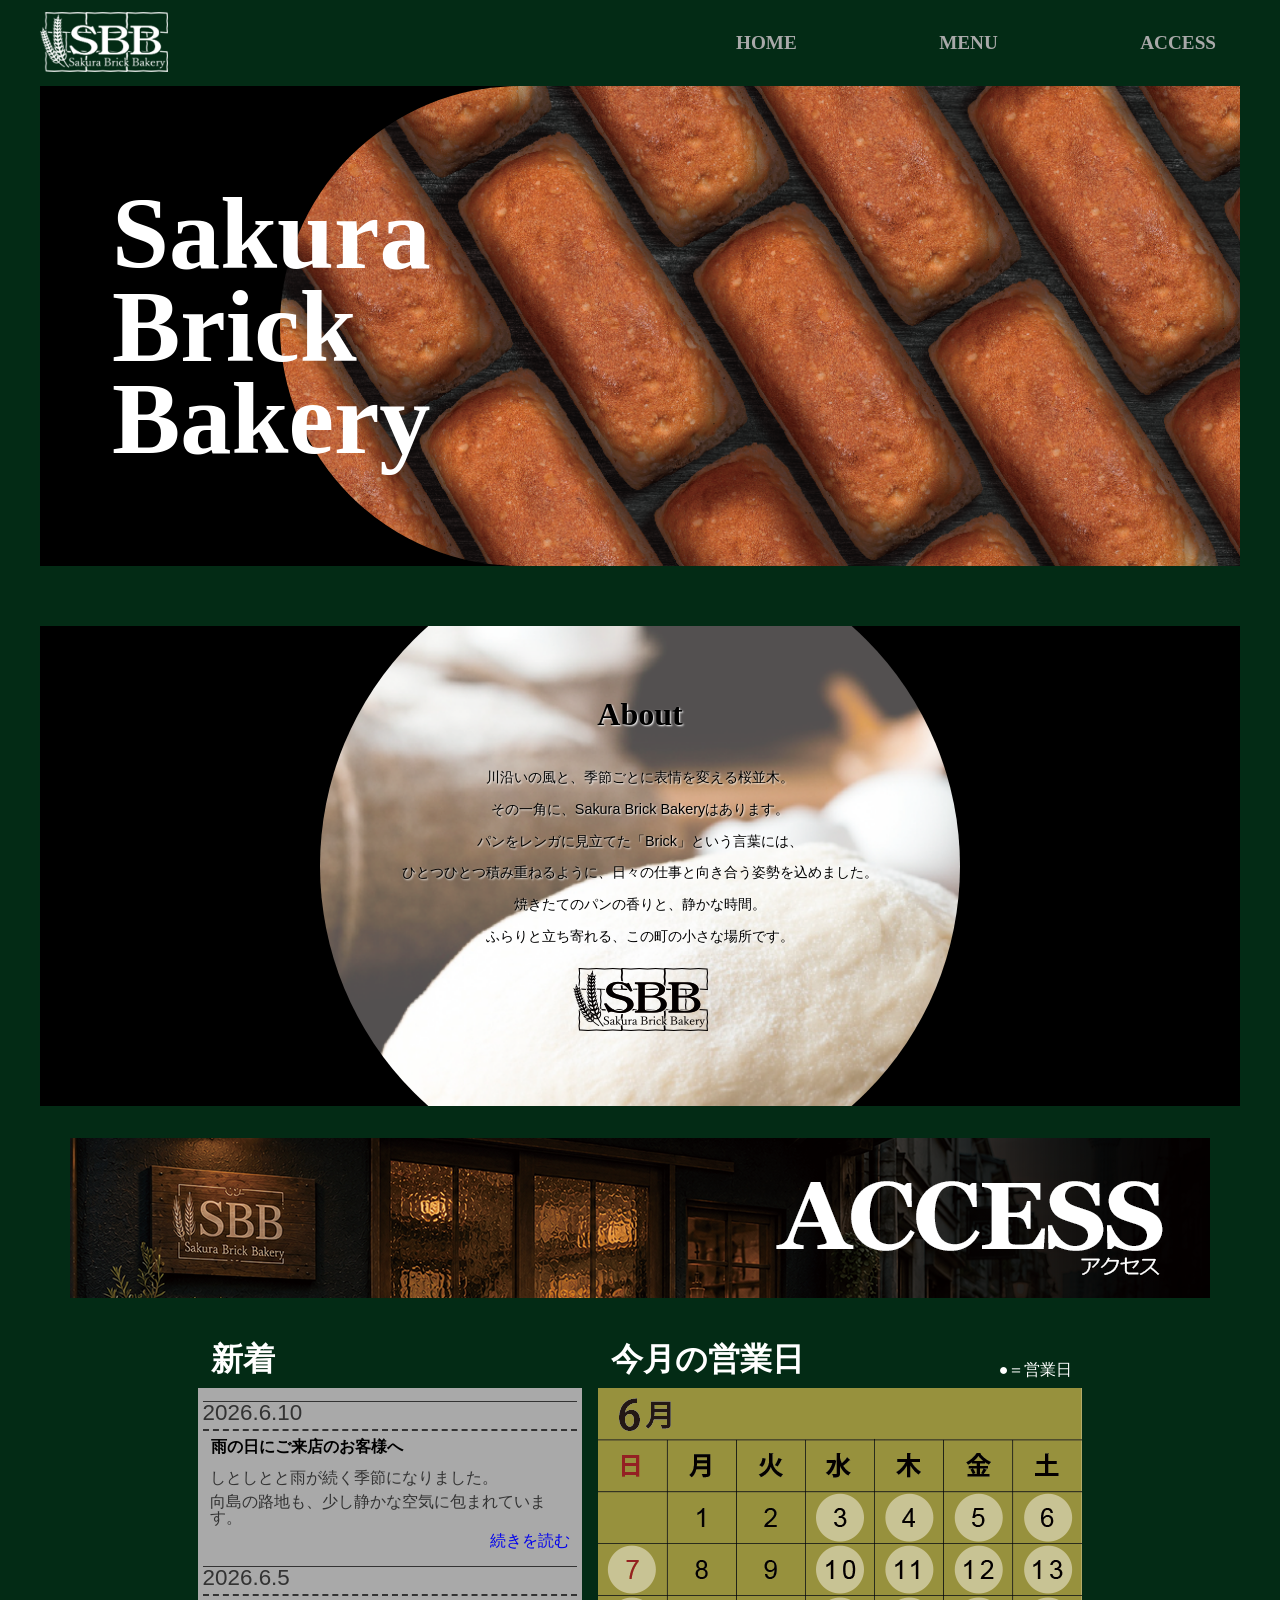
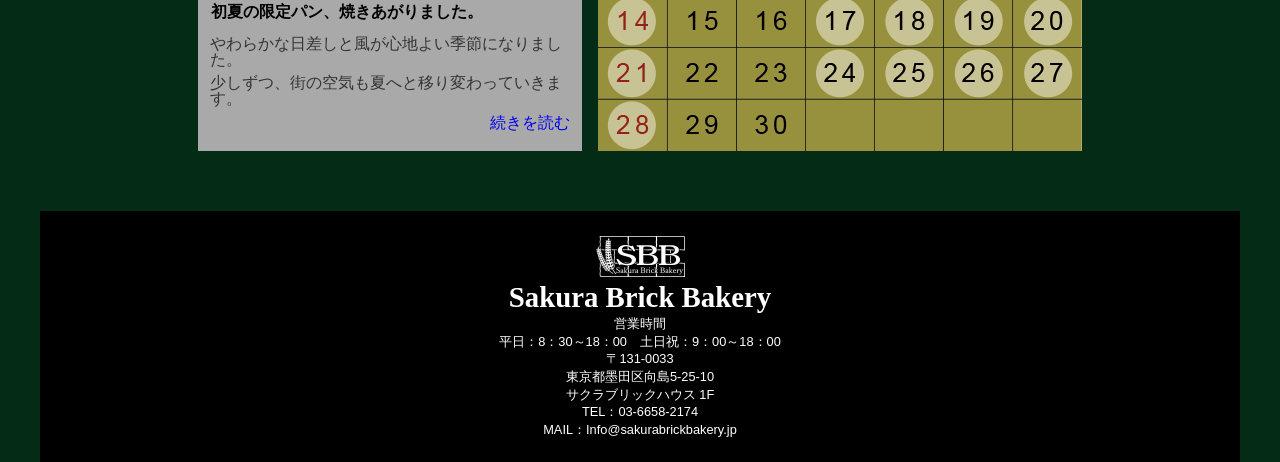
<file: index.html>
<!doctype html>
<html lang="ja">
<head>
<meta charset="utf-8">
<meta name="viewport" content="width=device-width, initial-scale=1.0">
<meta name="description" content="">
<title>Sakura Brick Bakery</title>
<link href="css/reset.css" rel="stylesheet" type="text/css">
<link href="css/SBB.css" rel="stylesheet" type="text/css">
</head>

<body>
<header>
  <h1><a href="index.html"><img src="image/header_rogo.png" alt="Sakura Brick Bakery"></a></h1>
  <nav>
  <ul>
    <li><a href="index.html">HOME</a></li>
    <li><a href="menu.html">MENU</a></li>
    <li><a href="access.html">ACCESS</a></li>
  </ul>
  </nav>
</header>

<div class="tbb">
  <div class="top_banner">
    <h2>
    <span>Sakura</span>
    <span>Brick</span>
    <span>Bakery</span>
    </h2>
    <div class="tbi"></div>
  </div>
</div>
<main class="index">
<div class="aboutarea">
<div class="about">
  <h2>About</h2>
    <p>川沿いの風と、季節ごとに表情を変える桜並木。</p>
    <p>その一角に、Sakura Brick Bakeryはあります。</p>
    <p>パンをレンガに見立てた「Brick」という言葉には、</p>
    <p>ひとつひとつ積み重ねるように、日々の仕事と向き合う姿勢を込めました。</p>
    <p>焼きたてのパンの香りと、静かな時間。</p>
    <p>ふらりと立ち寄れる、この町の小さな場所です。</p>
    <figure><img src="image/about_rogo.png" alt="店舗ロゴ"></figure>
  </div><!--about-->
</div><!--aboutarea-->

<div class="akusesu"><a href="access.html"><img src="image/akusesu.png" alt="アクセスページへ"></a></div>

<section class="info">
<div class="news">
<h2>新着</h2>
<div id="news">
<div class="content">
  <p>2026.6.10</p>
  <h3>雨の日にご来店のお客様へ</h3>
  <p>しとしとと雨が続く季節になりました。</p>
  <p>向島の路地も、少し静かな空気に包まれています。</p>
  <p class="more"><a href="#">続きを読む</a></p>
</div>
<div class="content">
  <p>2026.6.5</p>
  <h3>初夏の限定パン、焼きあがりました。</h3>
  <p>やわらかな日差しと風が心地よい季節になりました。</p>
  <p>少しずつ、街の空気も夏へと移り変わっていきます。</p>
  <p class="more"><a href="#">続きを読む</a></p>
</div>
</div><!--idnews-->
</div><!--news-->

<div class="schedule">
<div class="schedule_title">
<h2>今月の営業日</h2>
<p>●＝営業日</p>
</div>
<figure><img src="image/calendar.png" alt="今月の営業日カレンダー"></figure>
</div><!--schedule-->
</section>
</main>

<footer>
  <figure><img src="image/footer_rogo.png" alt="Sakura Brick Bakery"></figure>
<h2>Sakura Brick Bakery</h2>
<p>営業時間</p>
<p>平日：8：30～18：00　土日祝：9：00～18：00</p>
<p>〒131-0033</p>
<p>東京都墨田区向島5-25-10</p>
<p>サクラブリックハウス 1F</p>
<p>TEL：03-6658-2174</p>
<p>MAIL：Info@sakurabrickbakery.jp </p>
</footer>
</body>
</html>
</file>
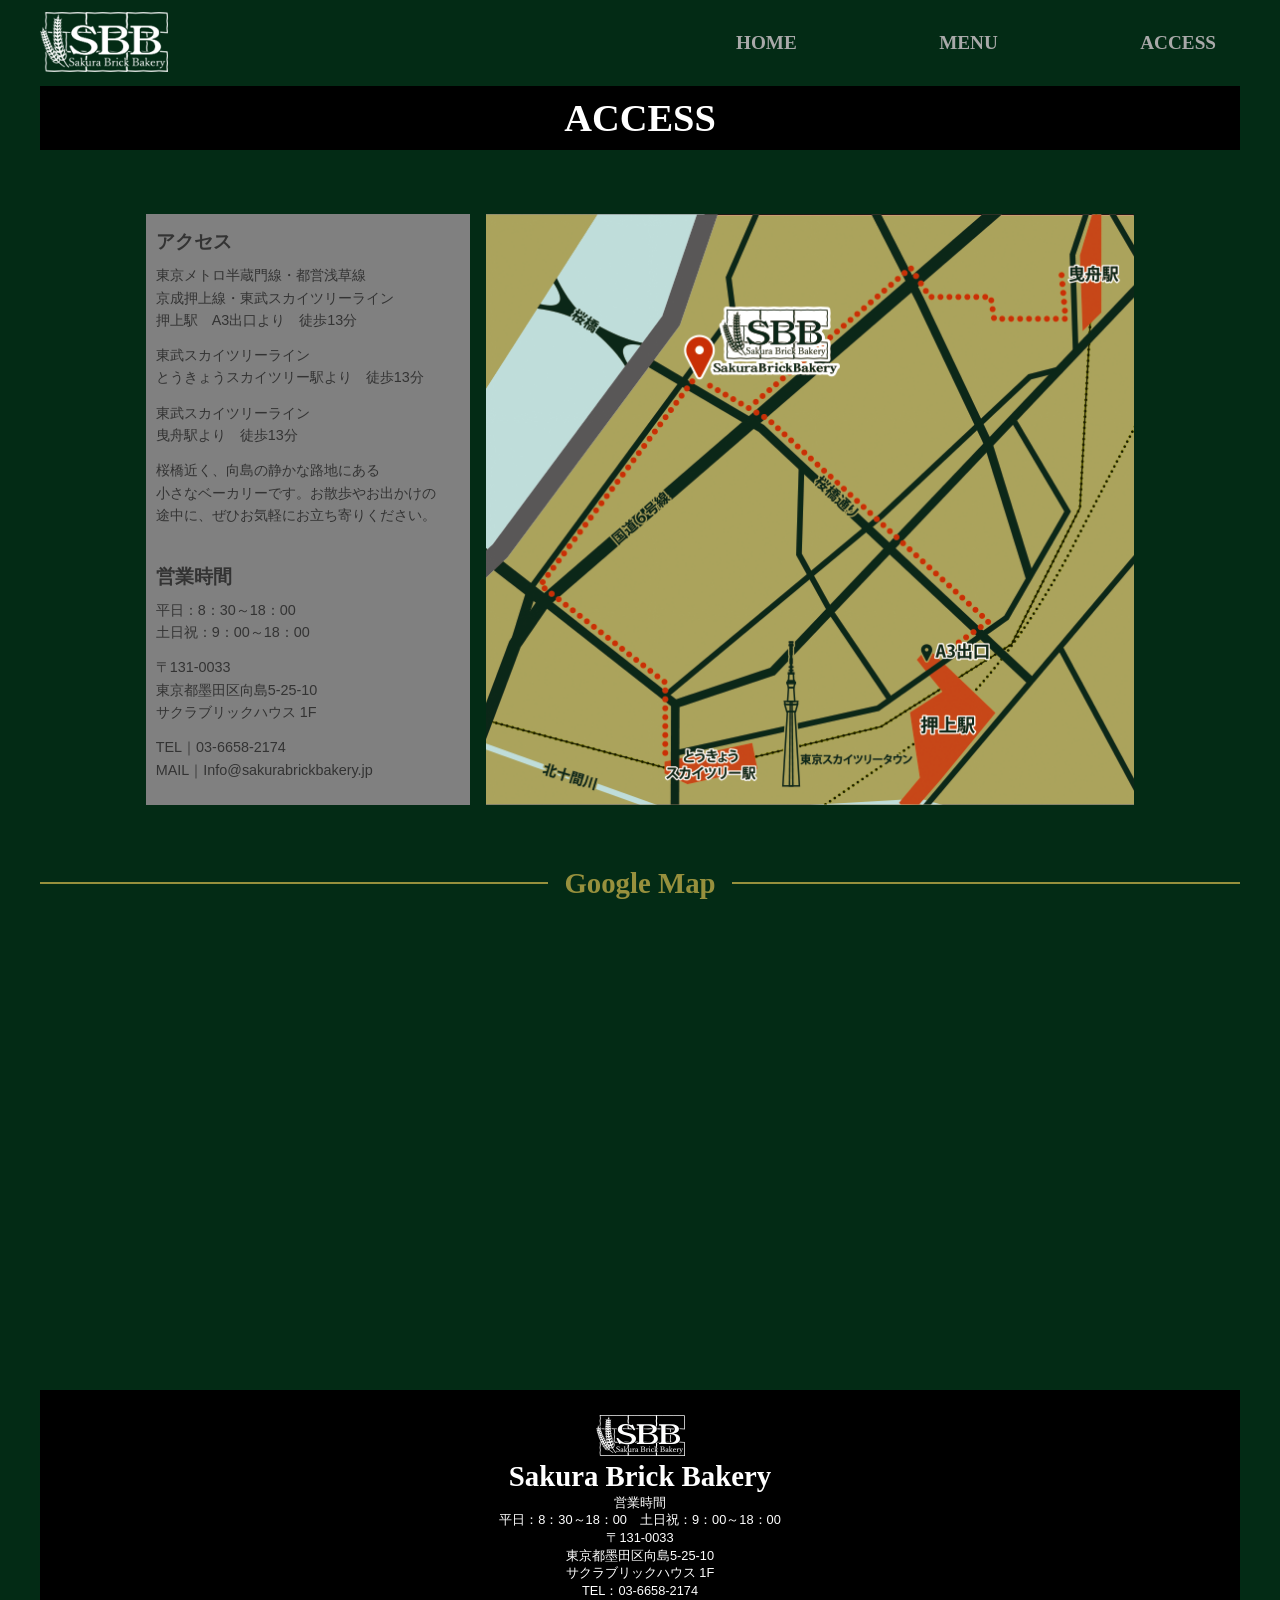
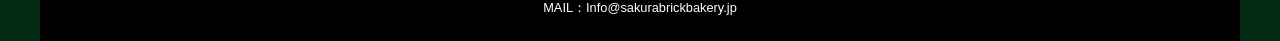
<file: access.html>
<!doctype html>
<html lang="ja">
<head>
<meta charset="utf-8">
<meta name="viewport" content="width=device-width, initial-scale=1.0">
<meta name="description" content="">
<title>Sakura Brick Bakery</title>
<link href="css/reset.css" rel="stylesheet" type="text/css">
<link href="css/SBB.css" rel="stylesheet" type="text/css">
</head>

<body>
<header>
  <h1><a href="index.html"><img src="image/header_rogo.png" alt="Sakura Brick Bakery"></a></h1>
  <nav>
  <ul>
    <li><a href="index.html">HOME</a></li>
    <li><a href="menu.html">MENU</a></li>
    <li><a href="access.html">ACCESS</a></li>
  </ul>
  </nav>
</header>
<main class="access">
<h2>ACCESS</h2>
<div class="access_box">
<div class="wrap">
  <div class="ac_cont">
    <h3>アクセス</h3>
    <section>
    <p>東京メトロ半蔵門線・都営浅草線</p>
    <p>京成押上線・東武スカイツリーライン</p>
    <p>押上駅　A3出口より　徒歩13分</p>
    </section>
    <section>
    <p>東武スカイツリーライン<br>
      とうきょうスカイツリー駅より　徒歩13分</p>
    </section>
    <section>
    <p>東武スカイツリーライン</p>
    <p>曳舟駅より　徒歩13分</p>
    </section>
    <section>
    <p>桜橋近く、向島の静かな路地にある</p>
    <p>小さなベーカリーです。お散歩やお出かけの</p>
    <p>途中に、ぜひお気軽にお立ち寄りください。</p>
    </section>
  </div>
  <div class="address">
    <h3>営業時間</h3>
    <section>
    <p>平日：8：30～18：00</p>
    <p>土日祝：9：00～18：00</p>
    </section>
    <section>
    <p>〒131-0033</p>
    <p>東京都墨田区向島5‐25‐10</p>
    <p>サクラブリックハウス 1F</p>
    </section>
    <section>
    <p>TEL｜03-6658-2174</p>
    <p>MAIL｜Info@sakurabrickbakery.jp </p>
  </section>
  </div>
</div>
<figure><img src="image/map.png" alt="店舗周辺のイラストマップ"></figure>
</div>
<h3 class="google">Google Map</h3>
<div class="googlemap"><iframe src="https://www.google.com/maps/embed?pb=!1m14!1m8!1m3!1d202.46200283966832!2d139.8086321!3d35.7165756!3m2!1i1024!2i768!4f13.1!3m3!1m2!1s0x60188ed956c5d2a9%3A0xa7000ac277ee9bb5!2z44CSMTMxLTAwMzMg5p2x5Lqs6YO95aKo55Sw5Yy65ZCR5bO277yV5LiB55uu77yS77yV4oiS77yR77yQ!5e0!3m2!1sja!2sjp!4v1781062085236!5m2!1sja!2sjp" allowfullscreen="" loading="lazy" referrerpolicy="no-referrer-when-downgrade"></iframe></div>
</main>


<footer>
  <figure><img src="image/footer_rogo.png" alt="Sakura Brick Bakery"></figure>
<h2>Sakura Brick Bakery</h2>
<p>営業時間</p>
<p>平日：8：30～18：00　土日祝：9：00～18：00</p>
<p>〒131-0033</p>
<p>東京都墨田区向島5-25-10</p>
<p>サクラブリックハウス 1F</p>
<p>TEL：03-6658-2174</p>
<p>MAIL：Info@sakurabrickbakery.jp </p>
</footer>
</body>
</html>
</file>
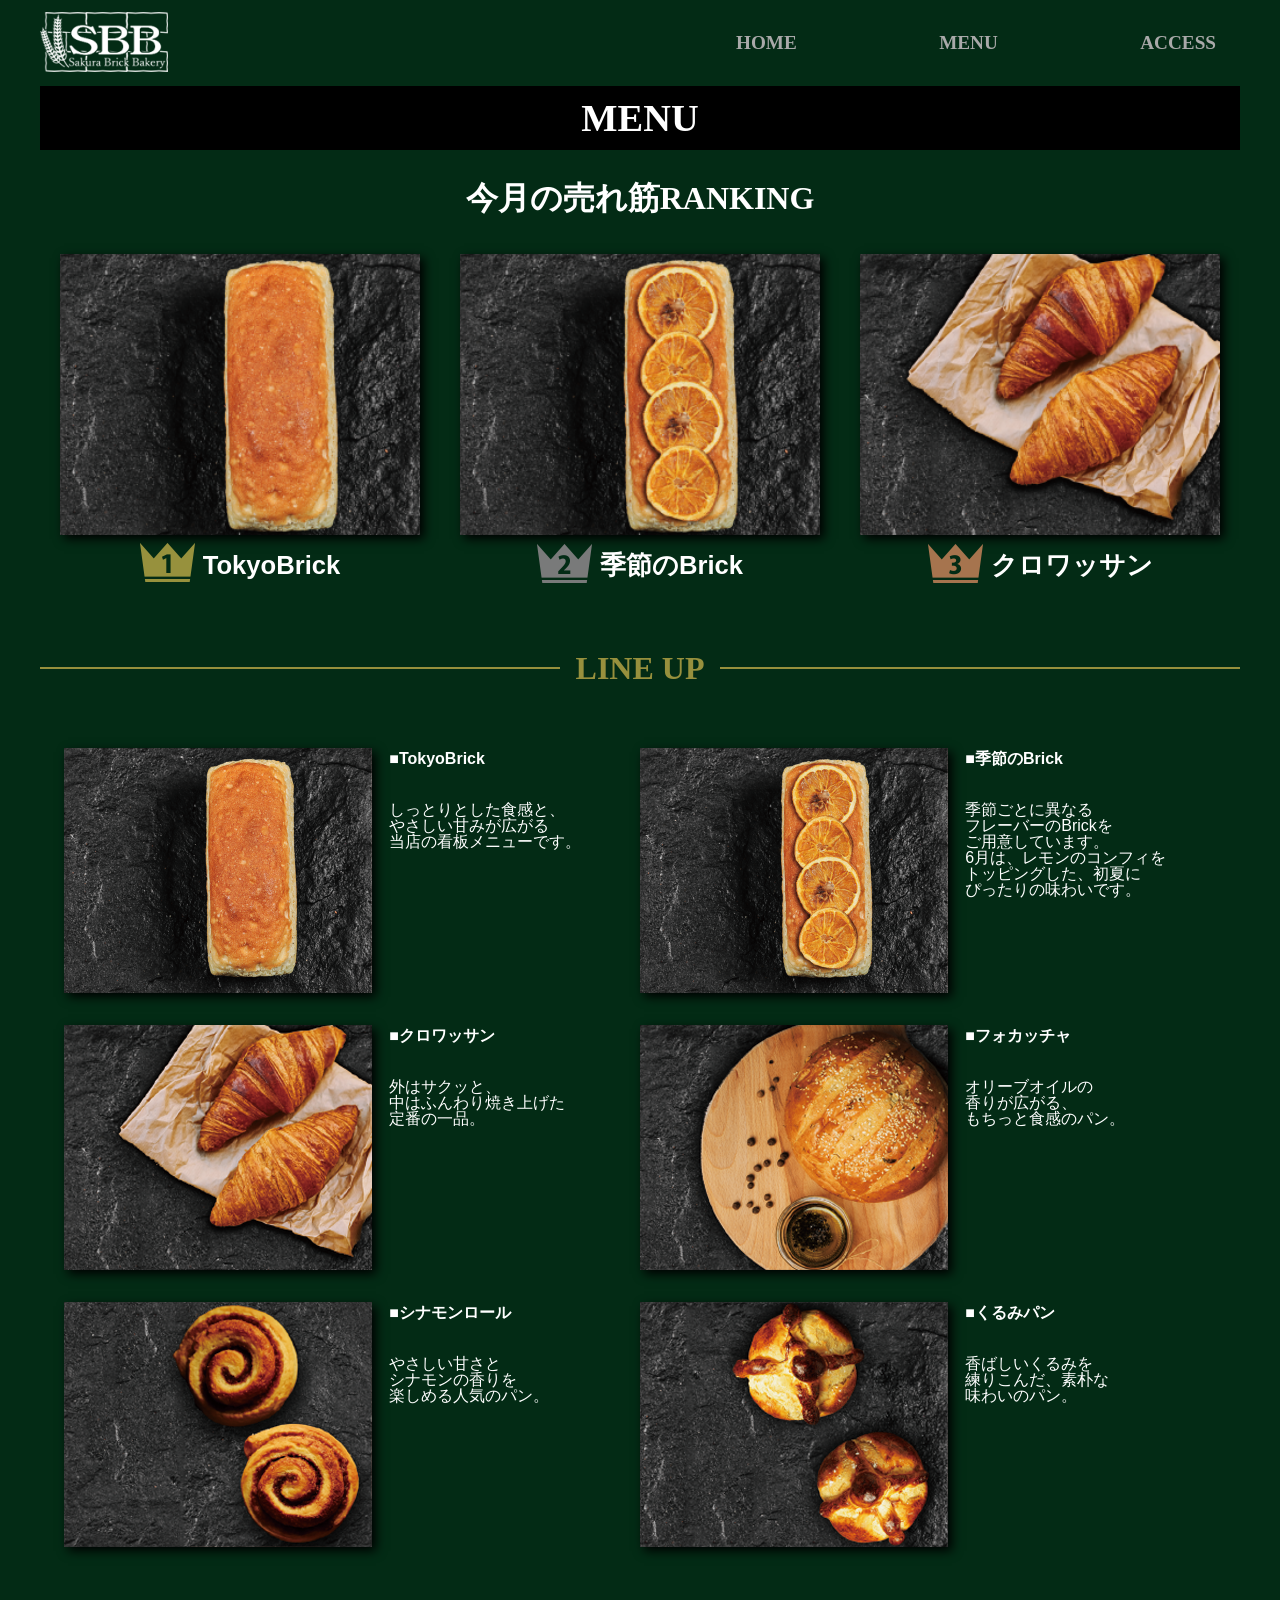
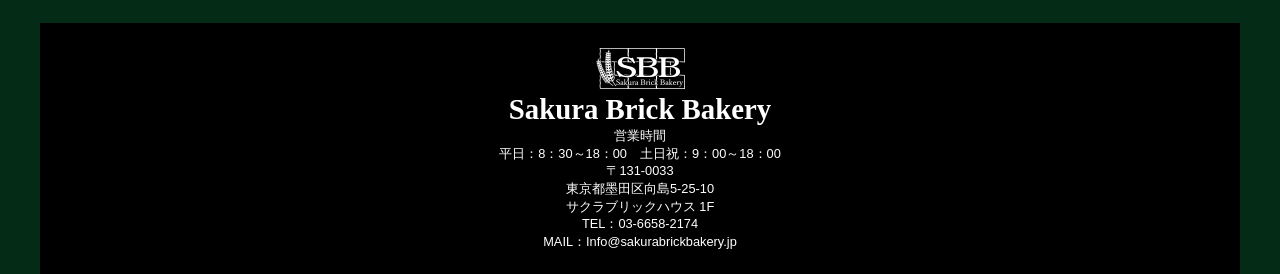
<file: menu.html>
<!doctype html>
<html lang="ja">
<head>
<meta charset="utf-8">
<meta name="viewport" content="width=device-width, initial-scale=1.0">
<meta name="description" content="">
<title>Sakura Brick Bakery</title>
<link href="css/reset.css" rel="stylesheet" type="text/css">
<link href="css/SBB.css" rel="stylesheet" type="text/css">
</head>

<body>
<header>
  <h1><a href="index.html"><img src="image/header_rogo.png" alt="Sakura Brick Bakery"></a></h1>
  <nav>
  <ul>
    <li><a href="index.html">HOME</a></li>
    <li><a href="menu.html">MENU</a></li>
    <li><a href="access.html">ACCESS</a></li>
  </ul>
  </nav>
</header>

<main class="menu">
<h2>MENU</h2>

  <h3>今月の売れ筋<span>RANKING</span></h3>
  <div class="rank">
  <section>
  <figure><img src="image/menu_1.png" alt="TokyoBrick"></figure>
  <h4><span><img src="image/rank_1.png" alt="一位"></span>TokyoBrick</h4>
  </section>
  <section>
  <figure><img src="image/menu_2.png" alt="季節のBrick"></figure>
  <h4><span><img src="image/rank_2.png" alt="二位"></span>季節のBrick</h4>
  </section>
  <section>
  <figure><img src="image/menu_3.png" alt="クロワッサン"></figure>
  <h4><span><img src="image/rank_3.png" alt="三位"></span>クロワッサン</h4>
  </section>
</div>
<h3 class="title">LINE UP</h3>

<div id="lineup">
<section>
<figure><img src="image/brick.png" alt="TokyoBrick"></figure>
<div class="pan">
<h4>■TokyoBrick</h4>
  <p>しっとりとした食感と、</p>
  <p>やさしい甘みが広がる</p>
  <p>当店の看板メニューです。</p>
</div>
</section>
<section>
<figure><img src="image/brick_s.png" alt="季節のBrick"></figure>
<div class="pan">
  <h4>■季節のBrick</h4>
  <p>季節ごとに異なる</p>
  <p>フレーバーのBrickを</p>
  <p>ご用意しています。</p>
  <p>6月は、レモンのコンフィを</p>
  <p>トッピングした、初夏に</p>
  <p>ぴったりの味わいです。</p>
</div>
</section>
<section>
<figure><img src="image/croissant.png" alt="クロワッサン"></figure>
<div class="pan">
  <h4>■クロワッサン</h4>
  <p>外はサクッと、</p>
  <p>中はふんわり焼き上げた</p>
  <p>定番の一品。</p>
</div>
</section>
<section>
<figure><img src="image/foca.png" alt="フォカッチャ"></figure>
<div class="pan">
  <h4>■フォカッチャ</h4>
  <p>オリーブオイルの</p>
  <p>香りが広がる、</p>
  <p>もちっと食感のパン。</p>
</div>
</section>
<section>
<figure><img src="image/cinamon.png" alt="シナモンロール"></figure>
<div class="pan">
  <h4>■シナモンロール</h4>
  <p>やさしい甘さと</p>
  <p>シナモンの香りを</p>
  <p>楽しめる人気のパン。</p>
</div>
</section>
<section>
<figure><img src="image/kurumi.png" alt="くるみパン"></figure>
<div class="pan">
  <h4>■くるみパン</h4>
  <p>香ばしいくるみを</p>
  <p>練りこんだ、素朴な</p>
  <p>味わいのパン。</p>
</div>
</section>
</div>
</main>

<footer>
  <figure><img src="image/footer_rogo.png" alt="Sakura Brick Bakery"></figure>
<h2>Sakura Brick Bakery</h2>
<p>営業時間</p>
<p>平日：8：30～18：00　土日祝：9：00～18：00</p>
<p>〒131-0033</p>
<p>東京都墨田区向島5-25-10</p>
<p>サクラブリックハウス 1F</p>
<p>TEL：03-6658-2174</p>
<p>MAIL：Info@sakurabrickbakery.jp </p>
</footer>
</body>
</html>
</file>
<file: css/SBB.css>
@charset "utf-8";

body{
    max-width: 1200px;
    width: 100%;
    margin: 0 auto;
    background: #032b15;
    font-family: "Meiryo", sans-serif;
}

/*header=======================================================================*/
header{
    max-width:1200px;
    margin:0 auto;
    display:flex;
    align-items:center;
    justify-content:space-between;
}
header img{
    width: 80%;
}
nav{
    flex:1; 
    display: flex;
    justify-content: flex-end;
    padding: 2%;
    
}
nav ul{
    width: 480px;
    display:flex;
    justify-content:space-between;
    list-style:none;
    margin:0;
    padding:0;
}
nav li{
	
	line-height: 2.4rem;
	text-align: center;
    font-family: Georgia, serif;
    font-weight: bold;
}
nav a{
    display: block;
    font-size: 1.2rem;
    color:darkgray;
    text-decoration:none;
    font-weight:bold;
}
nav a:hover{
    color: #97903D;
}
/*top_banner===================================================================*/
.top_banner{
    position:relative;
}
.top_banner h2{
    position: absolute;
    left: 6%;
    top: 50%;
    transform: translateY(-50%);

    color: #fff;
    font-size: clamp(3rem, 8vw, 7rem);
    line-height: 0.9;
    font-family: Georgia, serif;
    z-index:2;
}
.top_banner h2 span{
 display: block;
}
.tbi{
    position:relative;
    overflow:hidden;
    width:80%;
    height:clamp(15rem, 40vw, 30rem);
    margin-left:auto;
    background-image:url("../image/About_01.png");
    background-size:cover;
    border-radius:15rem 0 0 15rem;
}
.tbb{
    background-color: black;
}

/*main=========================================================================*/
.about{
    width:40rem;
    height:40rem;
    margin:-5rem auto 0;
    background: url("../image/About_02.png") no-repeat center center;
    background-size: cover;
    border-radius: 50%;
    display: flex;
    flex-direction: column;
    justify-content: center;
    align-items: center;
    text-align: center;
}
.about h2{
    margin: 0 0 1em;
    font-size: 2rem;
    font-family: Georgia, serif;
    text-shadow: 1px 1px 2px #fff;
}
.about p{
    margin: 0.3em 0;
    font-size: 0.9rem;
    line-height: 1.6;
    text-shadow: 1px 1px 2px #fff;
}
.about figure{
    margin: 1em 0 0;
}
.aboutarea{
    background: black;
    margin-top: 5%;
    height:30rem;
    overflow:hidden; 
}

.akusesu img{
    display: block;
    width: 95%;
    height: auto;
    margin: 2rem auto;
}
.akusesu a img{
    transition:0.3s;
}

.akusesu a:hover img{
    filter:brightness(1.8);
}
.index section{
    display: flex;
    justify-content: center;
    margin-top: 2%;
    gap: 1rem;
}
.index section h2{
    font-size: 2em;
    margin: 0.8rem;
    color: #fff; 
}
main section h3{
    padding:0.5rem;
}

.index section p{
    display: flex;
    align-items:flex-end;
    margin: 2%;
    color: #fff;
}
#news{
    background: darkgrey;
    padding: 0.5rem 0;
}
#news .content > p:first-child{
    font-size:1.4rem;
    margin:0;
    padding-bottom:0.3rem;
    border-bottom:2px dashed #333;
    border-top:solid 1px #333 ;
}
.schedule .schedule_title{
    display: flex;
    justify-content: space-between;
}
.content{
    padding: 1.2%;

}
#news .content p{
    color: #333;
}
.news .more{
    display: flex;
    justify-content: flex-end;
}
.schedule figure img{
    width:100%;
    height:auto;
    display:block;
}
.info{
    display:flex;
    align-items:stretch; 
}
/*menu=======================================================================*/
.menu{
    color: #fff;
}
.menu h2{
    font-size: 2.4rem;
    font-family: Georgia, serif;
    text-align: center;
    background: black;
    line-height: 4rem;
}
.menu h3{
    font-size: 2rem;
    text-align: center;
    line-height: 4rem;
    margin-top: 1rem;
}
.menu h3 span{
    font-family: Georgia, serif;
}
.rank{
    display: flex;
    margin: 0 auto;
}
.rank section{
    display:block;
    margin: 2% auto;
    width:30%;
}
.rank section h4{
    font-size:clamp(1.2rem, 2vw, 1.6rem);
    display:flex;
    align-items:center;
    justify-content: center;
    gap:0.5rem;
    margin: 0.5rem 0;
}
.rank section h4 img{
    width:clamp(40px, 5vw, 55px);
    height:auto;
}
.title,
.google{
    display:flex;
    align-items:center;
    justify-content:center;
    color:#97903D;
    font-family: Georgia,serif;
    font-size:1.8rem;
    margin:2rem 0;
}
.title::before,
.title::after,
.google::before,
.google::after{
    content:"";
    flex:1;
    border-top :2px solid #97903D;
}
.title::before,
.google::before{
    margin-right:1rem;
}
.title::after,
.google::after{
    margin-left:1rem;
}
#lineup{
    display: flex;
    flex-wrap: wrap;
    justify-content: center;
}
#lineup section{
    display: flex;
    width: 48%;
    margin: 1rem 0;
    gap: 3%;
}
.menu figure{
    box-shadow: 4px 4px 10px black;
}
.pan{
    width: 13.2rem;
}
.pan h4{
    line-height: 1.4rem;
    margin-bottom: 2rem;
}
.rank figure img,
#lineup figure img{
    width:100%;
    height:auto;
    display:block;
}
/*access=======================================================================*/
.access{
    color: #333;
}
.access h2{
    font-size: 2.4rem;
    font-family: Georgia, serif;
    text-align: center;
    background: black;
    line-height: 4rem;
    color: #fff;
}
.access_box{
   display:flex;
    align-items:stretch;
    justify-content:center;
    gap:1rem;
    width:90%;
    margin:4rem auto;
}
.access_box h3{
    font-size: 1.2rem;
    font-weight: bold;
    margin: 0.5rem 0;
}
.wrap{
    width: 30%;
    background-color: grey;
}
.access_box > figure{
    width:60%;
    margin:0;
}
.access_box > figure img{
    width:100%;
    height:auto;
    display:block;
}
.ac_cont,
.address{
    padding: 3%;
}
.ac_cont section,
.address section {
    font-size: 0.9rem;
    margin: 0.8rem 0;
    line-height: 1.4rem;
}
.googlemap iframe{
    width:90%;
    height:25rem;
    border:none;
    display:block;
    margin:0 auto;
}
/*footer=======================================================================*/
footer{
    margin: 5% 0 0;
    padding:2%;
    background: black;
    color: #fff;
    display: flex;
    flex-direction: column;
    text-align: center;
}
footer h2{
    font-size: 1.8rem;
    font-family: Georgia, serif;
    line-height: 2.2rem;
}
footer p{
    font-size: 0.8rem;
    font-weight: lighter;
    line-height: 1.1rem;
}
/* Responsive ======================================================= */
@media (max-width:900px){

     #lineup section{
        width:48%;
        flex-direction:column;
        align-items:center;
    }

    #lineup figure{
        width:90%;
        margin:0;
    }

    #lineup figure img{
        width:100%;
        height:auto;
        display:block;
    }

    .pan{
        width:90%;
        margin-top:1rem;
        text-align:left;
    }
}

@media (max-width:840px){

    .about{
        width:80vw;
        height:auto;
        aspect-ratio:1/1;

        margin:-6vw auto 0;
    }

    .about h2{
        font-size:clamp(1.3rem,4vw,2rem);
    }

    .about p{
        font-size:clamp(0.6rem,1.8vw,0.9rem);
    }

    .about figure img{
        width:clamp(80px, 16vw, 135px);
        height:auto;
    }

    .aboutarea{
        height:60vw;
        padding:0;
    }

     .info{
        flex-direction:column;
        width:90%;
        margin:0 auto;
    }

    .news,
    .schedule{
        width:100%;
    }

    nav ul{
        width:40vw;
    }

    nav a{
        font-size:0.9rem;
    }
     .access_box{
        flex-direction:column-reverse;
        width:90%;
        margin:2rem auto;
    }

    .access_box > figure{
        width:100%;
    }

    .wrap{
        width:100%;
        display:flex;
    }

    .ac_cont,
    .address{
        width:50%;
        box-sizing:border-box;
    }
}

@media (max-width:650px){

    .rank{
        flex-direction:column;
        align-items:center;
    }

    .rank section{
        width:90%;
    }

    #lineup{
        flex-direction:column;
        align-items:center;
    }

    #lineup section{
        width:90%;
    }
      .wrap{
        display:block;
    }

    .ac_cont,
    .address{
        width:100%;
        padding:5%;
    }
}
</file>
